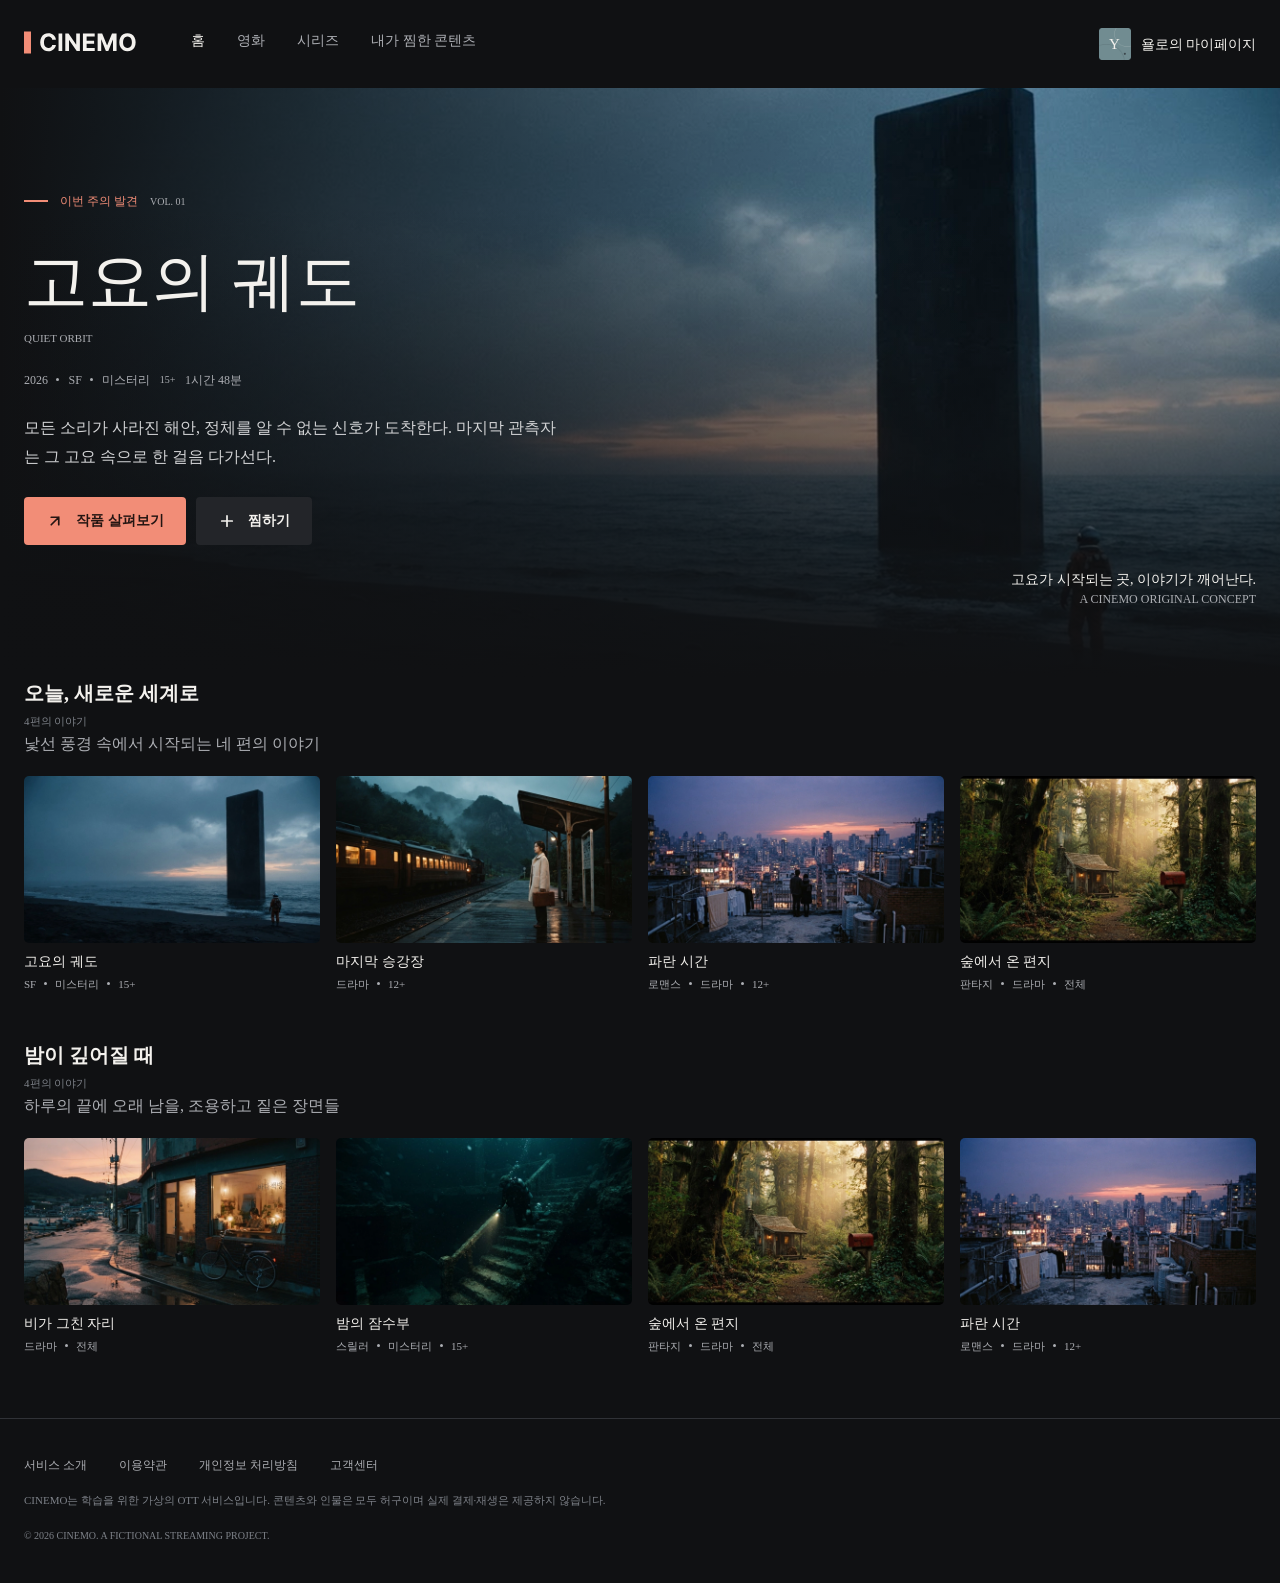
<file: index.html>
<!doctype html>
<html lang="ko">
  <head>
    <meta charset="UTF-8" />
    <meta name="viewport" content="width=device-width, initial-scale=1.0" />
    <title>Cinemo - Home</title>
    <link rel="preconnect" href="https://fonts.googleapis.com" />
    <link rel="preconnect" href="https://fonts.gstatic.com/" crossorigin />
    <link
      href="https://fonts.googleapis.com/css2?family=Noto+Sans+KR:wght@400;500;600;700&display=swap"
      rel="stylesheet"
    />
    <link
      href="https://fonts.googleapis.com/css2?family=Inter:wght@400;500;600;700&display=swap"
      rel="stylesheet"
    />
    <link rel="stylesheet" href="./styles/reset.css" />
    <link rel="stylesheet" href="./styles/style.css" />
  </head>
  <body>
    <header class="site-header">
      <div class="header-container">
        <div class="header-left">
          <a href="#" class="header-logo">
            <svg
              width="113"
              height="29"
              viewBox="0 0 113 29"
              fill="none"
              xmlns="http://www.w3.org/2000/svg"
            >
              <g clip-path="url(#clip0_1_660)">
                <rect y="3.5" width="7" height="22" fill="#F28D77" />
                <path
                  d="M31.9176 11.6562H28.1847C28.1165 11.1733 27.9773 10.7443 27.767 10.3693C27.5568 9.98864 27.2869 9.66477 26.9574 9.39773C26.6278 9.13068 26.2472 8.92614 25.8153 8.78409C25.3892 8.64205 24.9261 8.57102 24.4261 8.57102C23.5227 8.57102 22.7358 8.79545 22.0653 9.24432C21.3949 9.6875 20.875 10.3352 20.5057 11.1875C20.1364 12.0341 19.9517 13.0625 19.9517 14.2727C19.9517 15.517 20.1364 16.5625 20.5057 17.4091C20.8807 18.2557 21.4034 18.8949 22.0739 19.3267C22.7443 19.7585 23.5199 19.9744 24.4006 19.9744C24.8949 19.9744 25.3523 19.9091 25.7727 19.7784C26.1989 19.6477 26.5767 19.4574 26.9062 19.2074C27.2358 18.9517 27.5085 18.642 27.7244 18.2784C27.946 17.9148 28.0994 17.5 28.1847 17.0341L31.9176 17.0511C31.821 17.8523 31.5795 18.625 31.1932 19.3693C30.8125 20.108 30.2983 20.7699 29.6506 21.3551C29.0085 21.9347 28.2415 22.3949 27.3494 22.7358C26.4631 23.071 25.4602 23.2386 24.3409 23.2386C22.7841 23.2386 21.392 22.8864 20.1648 22.1818C18.9432 21.4773 17.9773 20.4574 17.267 19.1222C16.5625 17.7869 16.2102 16.1705 16.2102 14.2727C16.2102 12.3693 16.5682 10.75 17.2841 9.41477C18 8.07955 18.9716 7.0625 20.1989 6.36364C21.4261 5.65909 22.8068 5.30682 24.3409 5.30682C25.3523 5.30682 26.2898 5.44886 27.1534 5.73295C28.0227 6.01705 28.7926 6.43182 29.4631 6.97727C30.1335 7.51704 30.679 8.17898 31.0994 8.96307C31.5256 9.74716 31.7983 10.6449 31.9176 11.6562ZM38.2543 5.54545V23H34.5639V5.54545H38.2543ZM55.8899 5.54545V23H52.7024L45.1087 12.0142H44.9808V23H41.2905V5.54545H44.5291L52.0632 16.5227H52.2166V5.54545H55.8899ZM58.9389 23V5.54545H70.7003V8.58807H62.6293V12.7472H70.0952V15.7898H62.6293V19.9574H70.7344V23H58.9389ZM73.6342 5.54545H78.1854L82.9922 17.2727H83.1967L88.0035 5.54545H92.5547V23H88.9751V11.6392H88.8303L84.3132 22.9148H81.8757L77.3587 11.5966H77.2138V23H73.6342V5.54545ZM111.635 14.2727C111.635 16.1761 111.274 17.7955 110.553 19.1307C109.837 20.4659 108.859 21.4858 107.621 22.1903C106.388 22.8892 105.001 23.2386 103.462 23.2386C101.911 23.2386 100.518 22.8864 99.2855 22.1818C98.0526 21.4773 97.0781 20.4574 96.3622 19.1222C95.6463 17.7869 95.2884 16.1705 95.2884 14.2727C95.2884 12.3693 95.6463 10.75 96.3622 9.41477C97.0781 8.07955 98.0526 7.0625 99.2855 6.36364C100.518 5.65909 101.911 5.30682 103.462 5.30682C105.001 5.30682 106.388 5.65909 107.621 6.36364C108.859 7.0625 109.837 8.07955 110.553 9.41477C111.274 10.75 111.635 12.3693 111.635 14.2727ZM107.893 14.2727C107.893 13.0398 107.709 12 107.339 11.1534C106.976 10.3068 106.462 9.66477 105.797 9.22727C105.132 8.78977 104.354 8.57102 103.462 8.57102C102.57 8.57102 101.791 8.78977 101.126 9.22727C100.462 9.66477 99.9446 10.3068 99.5753 11.1534C99.2116 12 99.0298 13.0398 99.0298 14.2727C99.0298 15.5057 99.2116 16.5455 99.5753 17.392C99.9446 18.2386 100.462 18.8807 101.126 19.3182C101.791 19.7557 102.57 19.9744 103.462 19.9744C104.354 19.9744 105.132 19.7557 105.797 19.3182C106.462 18.8807 106.976 18.2386 107.339 17.392C107.709 16.5455 107.893 15.5057 107.893 14.2727Z"
                  fill="#F3F1ED"
                />
              </g>
              <defs>
                <clipPath id="clip0_1_660">
                  <rect width="113" height="29" fill="white" />
                </clipPath>
              </defs>
            </svg>
          </a>
          <nav>
            <ul class="service-list">
              <li><a href="#">홈</a></li>
              <li><a href="#">영화</a></li>
              <li><a href="#">시리즈</a></li>
              <li><a href="#">내가 찜한 콘텐츠</a></li>
            </ul>
          </nav>
        </div>
        <!-- header-left end -->

        <div class="header-right">
          <a href="./mypage.html" class="user-profile">
            <div class="profile-avatar">
              <div class="top-profile-avatar-spell">
                <span class="top-avatar-text en">Y</span>
              </div>
            </div>
            <span class="profile-link white">욜로의 마이페이지</span>
          </a>
        </div>
        <!-- header-right -->
      </div>
    </header>

    <main>
      <section class="intro-section">
        <div class="hero-content">
          <div class="hero">
            <div class="editorial-label">
              <span class="collection-label">이번 주의 발견</span>
              <span class="collection-number">VOL. 01</span>
            </div>
          </div>
          <div class="title">
            <h2 class="korean-title">고요의 궤도</h2>
            <p class="english-title">QUIET ORBIT</p>
            <ul class="film-metadata">
              <li class="year-and-genre">2026</li>
              <li class="year-and-genre">SF</li>
              <li class="year-and-genre">미스터리</li>
              <li class="age-rating">15+</li>
              <li class="duration">1시간 48분</li>
            </ul>
          </div>
          <p class="synopsis">
            모든 소리가 사라진 해안, 정체를 알 수 없는 신호가 도착한다. 마지막
            관측자는 그 고요 속으로 한 걸음 다가선다.
          </p>
          <div class="film-actions">
            <button type="button">
              <svg
                width="18"
                height="18"
                viewBox="0 0 18 18"
                fill="none"
                xmlns="http://www.w3.org/2000/svg"
              >
                <path
                  d="M12.7494 12.7494V5.2506H5.25061M12.7494 5.2506L5.25061 12.7494"
                  stroke-width="1.7"
                  stroke-linecap="round"
                  stroke="#241512"
                />
              </svg>
              <span class="up-right-label">작품 살펴보기</span>
            </button>
            <button type="button">
              <svg
                width="18"
                height="18"
                viewBox="0 0 18 18"
                fill="none"
                xmlns="http://www.w3.org/2000/svg"
              >
                <path
                  d="M3.74939 9H8.99999M8.99999 9H14.2506M8.99999 9V3.7494M8.99999 9V14.2506"
                  stroke-width="1.7"
                  stroke-linecap="round"
                  stroke="#F3F1ED"
                />
              </svg>
              <span class="plus-label">찜하기</span>
            </button>
          </div>
          <div class="editorial-aside">
            <p class="editorial-quote">
              고요가 시작되는 곳, 이야기가 깨어난다.
            </p>
            <p class="collection-description">A CINEMO ORIGINAL CONCEPT</p>
          </div>
        </div>
      </section>
      <section class="mypage-content">
        <div class="row-title">
          <h2>오늘, 새로운 세계로</h2>
          <span>4편의 이야기</span>
        </div>
        <p>낯선 풍경 속에서 시작되는 네 편의 이야기</p>

        <div class="movie-list">
          <div class="movie-card">
            <a href="#">
              <img
                src="./assets/images/Image-quiet-orbit.webp"
                alt="고요의 궤도"
              />
              <h3>고요의 궤도</h3>
              <ul class="movie-metadata">
                <li>SF</li>
                <li>미스터리</li>
                <li>15+</li>
              </ul>
            </a>
          </div>

          <div class="movie-card">
            <a href="#">
              <img
                src="./assets/images/Image-last-platform.webp"
                alt="마지막 승강장"
              />
              <h3>마지막 승강장</h3>
              <ul class="movie-metadata">
                <li>드라마</li>
                <li>12+</li>
              </ul>
            </a>
          </div>

          <div class="movie-card">
            <a href="#">
              <img src="./assets/images/Image-blue-hour.webp" alt="파란 시간" />
              <h3>파란 시간</h3>
              <ul class="movie-metadata">
                <li>로맨스</li>
                <li>드라마</li>
                <li>12+</li>
              </ul>
            </a>
          </div>

          <div class="movie-card">
            <a href="#">
              <img
                src="./assets/images/Image-forest-letter.webp"
                alt="숲에서 온 편지"
              />
              <h3>숲에서 온 편지</h3>
              <ul class="movie-metadata">
                <li>판타지</li>
                <li>드라마</li>
                <li>전체</li>
              </ul>
            </a>
          </div>
        </div>
      </section>
      <section class="mypage-content">
        <div class="row-title">
          <h2>밤이 깊어질 때</h2>
          <span>4편의 이야기</span>
        </div>
        <p>하루의 끝에 오래 남을, 조용하고 짙은 장면들</p>

        <div class="movie-list">
          <div class="movie-card">
            <a href="#">
              <img
                src="./assets/images/Image-after-rain.webp"
                alt="비가 그친 자리"
              />
              <h3>비가 그친 자리</h3>
              <ul class="movie-metadata">
                <li>드라마</li>
                <li>전체</li>
              </ul>
            </a>
          </div>

          <div class="movie-card">
            <a href="#">
              <img
                src="./assets/images/Image-night-diver.webp"
                alt="밤의 잠수부"
              />
              <h3>밤의 잠수부</h3>
              <ul class="movie-metadata">
                <li>스릴러</li>
                <li>미스터리</li>
                <li>15+</li>
              </ul>
            </a>
          </div>

          <div class="movie-card">
            <a href="#">
              <img
                src="./assets/images/Image-forest-letter.webp"
                alt="숲에서 온 편지"
              />
              <h3>숲에서 온 편지</h3>
              <ul class="movie-metadata">
                <li>판타지</li>
                <li>드라마</li>
                <li>전체</li>
              </ul>
            </a>
          </div>

          <div class="movie-card">
            <a href="#">
              <img src="./assets/images/Image-blue-hour.webp" alt="파란 시간" />
              <h3>파란 시간</h3>
              <ul class="movie-metadata">
                <li>로맨스</li>
                <li>드라마</li>
                <li>12+</li>
              </ul>
            </a>
          </div>
        </div>
      </section>
    </main>
    <footer class="site-footer">
      <div class="footer-container">
        <ul class="footer-link">
          <li><a href="#">서비스 소개</a></li>
          <li><a href="#">이용약관</a></li>
          <li><a href="#">개인정보 처리방침</a></li>
          <li><a href="#">고객센터</a></li>
        </ul>

        <p class="footer-copyright">
          CINEMO는 학습을 위한 가상의 OTT 서비스입니다.<br
            class="footer-break"
          />
          콘텐츠와 인물은 모두 허구이며 실제 <span class="payment">결제</span
          ><span>재생</span>은 제공하지 않습니다.
        </p>

        <p class="footer-notice">
          © 2026 CINEMO. A FICTIONAL STREAMING PROJECT.
        </p>
      </div>
    </footer>
  </body>
</html>
</file>
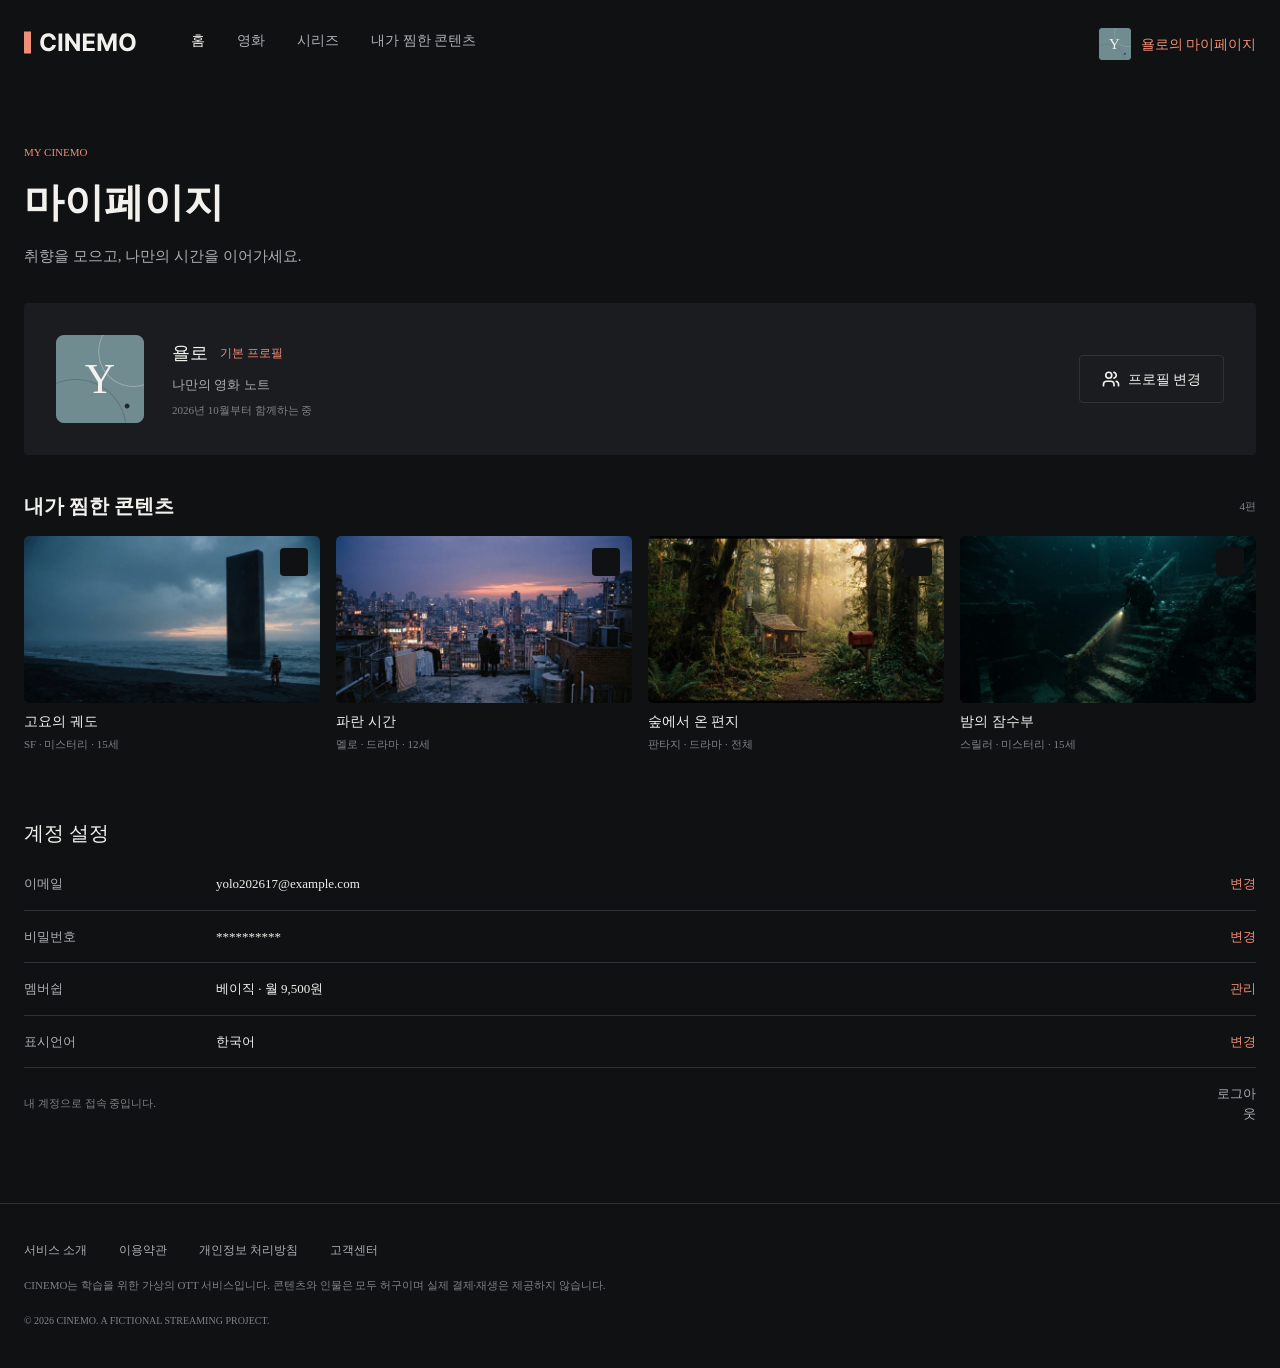
<file: mypage.html>
<!doctype html>
<html lang="ko">
  <head>
    <meta charset="UTF-8" />
    <meta name="viewport" content="width=device-width, initial-scale=1.0" />
    <title>mypage</title>
    <link rel="preconnect" href="https://fonts.googleapis.com" />
    <link rel="preconnect" href="https://fonts.gstatic.com/" crossorigin />
    <link
      href="https://fonts.googleapis.com/css2?family=Noto+Sans+KR:wght@400;500;600;700&display=swap"
      rel="stylesheet"
    />
    <link
      href="https://fonts.googleapis.com/css2?family=Inter:wght@400;500;600;700&display=swap"
      rel="stylesheet"
    />
    <link rel="stylesheet" href="./styles/reset.css" />
    <link rel="stylesheet" href="./styles/style.css" />
  </head>
  <body>
    <header class="site-header underline">
      <div class="header-container">
        <div class="header-left">
          <a href="./index.html" class="header-logo">
            <svg
              width="113"
              height="29"
              viewBox="0 0 113 29"
              fill="none"
              xmlns="http://www.w3.org/2000/svg"
            >
              <g clip-path="url(#clip0_1_660)">
                <rect y="3.5" width="7" height="22" fill="#F28D77" />
                <path
                  d="M31.9176 11.6562H28.1847C28.1165 11.1733 27.9773 10.7443 27.767 10.3693C27.5568 9.98864 27.2869 9.66477 26.9574 9.39773C26.6278 9.13068 26.2472 8.92614 25.8153 8.78409C25.3892 8.64205 24.9261 8.57102 24.4261 8.57102C23.5227 8.57102 22.7358 8.79545 22.0653 9.24432C21.3949 9.6875 20.875 10.3352 20.5057 11.1875C20.1364 12.0341 19.9517 13.0625 19.9517 14.2727C19.9517 15.517 20.1364 16.5625 20.5057 17.4091C20.8807 18.2557 21.4034 18.8949 22.0739 19.3267C22.7443 19.7585 23.5199 19.9744 24.4006 19.9744C24.8949 19.9744 25.3523 19.9091 25.7727 19.7784C26.1989 19.6477 26.5767 19.4574 26.9062 19.2074C27.2358 18.9517 27.5085 18.642 27.7244 18.2784C27.946 17.9148 28.0994 17.5 28.1847 17.0341L31.9176 17.0511C31.821 17.8523 31.5795 18.625 31.1932 19.3693C30.8125 20.108 30.2983 20.7699 29.6506 21.3551C29.0085 21.9347 28.2415 22.3949 27.3494 22.7358C26.4631 23.071 25.4602 23.2386 24.3409 23.2386C22.7841 23.2386 21.392 22.8864 20.1648 22.1818C18.9432 21.4773 17.9773 20.4574 17.267 19.1222C16.5625 17.7869 16.2102 16.1705 16.2102 14.2727C16.2102 12.3693 16.5682 10.75 17.2841 9.41477C18 8.07955 18.9716 7.0625 20.1989 6.36364C21.4261 5.65909 22.8068 5.30682 24.3409 5.30682C25.3523 5.30682 26.2898 5.44886 27.1534 5.73295C28.0227 6.01705 28.7926 6.43182 29.4631 6.97727C30.1335 7.51704 30.679 8.17898 31.0994 8.96307C31.5256 9.74716 31.7983 10.6449 31.9176 11.6562ZM38.2543 5.54545V23H34.5639V5.54545H38.2543ZM55.8899 5.54545V23H52.7024L45.1087 12.0142H44.9808V23H41.2905V5.54545H44.5291L52.0632 16.5227H52.2166V5.54545H55.8899ZM58.9389 23V5.54545H70.7003V8.58807H62.6293V12.7472H70.0952V15.7898H62.6293V19.9574H70.7344V23H58.9389ZM73.6342 5.54545H78.1854L82.9922 17.2727H83.1967L88.0035 5.54545H92.5547V23H88.9751V11.6392H88.8303L84.3132 22.9148H81.8757L77.3587 11.5966H77.2138V23H73.6342V5.54545ZM111.635 14.2727C111.635 16.1761 111.274 17.7955 110.553 19.1307C109.837 20.4659 108.859 21.4858 107.621 22.1903C106.388 22.8892 105.001 23.2386 103.462 23.2386C101.911 23.2386 100.518 22.8864 99.2855 22.1818C98.0526 21.4773 97.0781 20.4574 96.3622 19.1222C95.6463 17.7869 95.2884 16.1705 95.2884 14.2727C95.2884 12.3693 95.6463 10.75 96.3622 9.41477C97.0781 8.07955 98.0526 7.0625 99.2855 6.36364C100.518 5.65909 101.911 5.30682 103.462 5.30682C105.001 5.30682 106.388 5.65909 107.621 6.36364C108.859 7.0625 109.837 8.07955 110.553 9.41477C111.274 10.75 111.635 12.3693 111.635 14.2727ZM107.893 14.2727C107.893 13.0398 107.709 12 107.339 11.1534C106.976 10.3068 106.462 9.66477 105.797 9.22727C105.132 8.78977 104.354 8.57102 103.462 8.57102C102.57 8.57102 101.791 8.78977 101.126 9.22727C100.462 9.66477 99.9446 10.3068 99.5753 11.1534C99.2116 12 99.0298 13.0398 99.0298 14.2727C99.0298 15.5057 99.2116 16.5455 99.5753 17.392C99.9446 18.2386 100.462 18.8807 101.126 19.3182C101.791 19.7557 102.57 19.9744 103.462 19.9744C104.354 19.9744 105.132 19.7557 105.797 19.3182C106.462 18.8807 106.976 18.2386 107.339 17.392C107.709 16.5455 107.893 15.5057 107.893 14.2727Z"
                  fill="#F3F1ED"
                />
              </g>
              <defs>
                <clipPath id="clip0_1_660">
                  <rect width="113" height="29" fill="white" />
                </clipPath>
              </defs>
            </svg>
          </a>
          <nav>
            <ul class="service-list">
              <li><a href="./index.html">홈</a></li>
              <li><a href="#">영화</a></li>
              <li><a href="#">시리즈</a></li>
              <li><a href="#">내가 찜한 콘텐츠</a></li>
            </ul>
          </nav>
        </div>
        <!-- header-left end -->

        <div class="header-right">
          <a href="./profile.html" class="user-profile">
            <div class="top-profile-avatar-spell">
              <span class="top-avatar-text en">Y</span>
            </div>
            <span class="profile-link scarlet">욜로의 마이페이지</span>
          </a>
        </div>
        <!-- header-right -->
      </div>
    </header>
    <main>
      <div class="my-cinemo-content">
        <div class="page-introduction">
          <p class="mypage-eyebrow">MY CINEMO</p>
          <h1 class="mypage-title">마이페이지</h1>
          <p class="mypage-description">
            취향을 모으고, 나만의 시간을 이어가세요.
          </p>
        </div>

        <div class="user-profile-panel">
          <div class="profile-information">
            <div class="profile-avatar-spell">
              <span class="avatar-text en">Y</span>
            </div>
            <div class="user-details">
              <div class="profile-heading">
                <h2 class="profile-name">욜로</h2>
                <p class="profile-badge">기본 프로필</p>
              </div>
              <p class="personal-caption">나만의 영화 노트</p>
              <p class="member-since">2026년 10월부터 함께하는 중</p>
            </div>
          </div>
          <div class="profile-change">
            <p class="membership-date">2026. 10 가입</p>
            <a href="./profile.html" class="profile-change-button">
              <svg
                class="user-icon"
                width="18"
                height="18"
                viewBox="0 0 18 18"
                fill="none"
                xmlns="http://www.w3.org/2000/svg"
              >
                <path
                  d="M12.0002 15.75V14.25C12.0002 13.4544 11.6841 12.6913 11.1215 12.1287C10.5588 11.5661 9.7957 11.25 8.99999 11.25H4.49963C3.70392 11.25 2.94079 11.5661 2.37814 12.1287C1.81549 12.6913 1.49939 13.4544 1.49939 14.25V15.75M12.0002 2.34595C12.6436 2.51272 13.2134 2.8884 13.6201 3.41399C14.0269 3.93959 14.2476 4.58536 14.2476 5.24995C14.2476 5.91453 14.0269 6.5603 13.6201 7.0859C13.2134 7.6115 12.6436 7.98717 12.0002 8.15395M16.5006 15.7499V14.2499C16.5001 13.5852 16.2788 12.9395 15.8716 12.4141C15.4643 11.8888 14.8941 11.5136 14.2504 11.3474M9.75005 5.25C9.75005 6.90685 8.4068 8.25 6.74981 8.25C5.09282 8.25 3.74957 6.90685 3.74957 5.25C3.74957 3.59315 5.09282 2.25 6.74981 2.25C8.4068 2.25 9.75005 3.59315 9.75005 5.25Z"
                  stroke-width="1.7"
                  stroke-linecap="round"
                  stroke="#F3F1ED"
                />
              </svg>
              <span class="profile-label">프로필 변경</span>
            </a>
          </div>
        </div>

        <div class="favorite-content">
          <div class="row-title">
            <h2>내가 찜한 콘텐츠</h2>
            <span>4편</span>
          </div>

          <div class="movie-list">
            <div class="movie-card" style="position: relative">
              <a href="#">
                <img
                  src="./assets/images/Image-quiet-orbit.webp"
                  alt="고요의 궤도"
                />
              </a>
              <div class="movie-checkbox">
                <input type="checkbox" id="checkbox1" class="checkbox" />
                <label class="checkboximage" for="checkbox1">
                  <svg
                    width="16"
                    height="16"
                    viewBox="0 0 16 16"
                    fill="none"
                    xmlns="http://www.w3.org/2000/svg"
                  >
                    <path
                      d="M13.3328 4L6.0002 11.3328L2.6672 7.99971"
                      stroke-width="1.7"
                      stroke-linecap="round"
                      stroke="#F28D77"
                    ></path>
                  </svg>
                </label>
              </div>
              <h3>고요의 궤도</h3>
              <p>SF · 미스터리 · 15세</p>
            </div>

            <div class="movie-card" style="position: relative">
              <a href="#">
                <img src="./assets/images/Image-blue-hour.webp" alt="파란 시간"
              /></a>
              <div class="movie-checkbox">
                <input type="checkbox" id="checkbox2" class="checkbox" />
                <label class="checkboximage" for="checkbox2">
                  <svg
                    width="16"
                    height="16"
                    viewBox="0 0 16 16"
                    fill="none"
                    xmlns="http://www.w3.org/2000/svg"
                  >
                    <path
                      d="M13.3328 4L6.0002 11.3328L2.6672 7.99971"
                      stroke-width="1.7"
                      stroke-linecap="round"
                      stroke="#F28D77"
                    ></path>
                  </svg>
                </label>
              </div>
              <h3>파란 시간</h3>
              <p>멜로 · 드라마 · 12세</p>
            </div>

            <div class="movie-card" style="position: relative">
              <a href="#">
                <img
                  src="./assets/images/Image-forest-letter.webp"
                  alt="숲에서 온 편지"
              /></a>
              <div class="movie-checkbox">
                <input type="checkbox" id="checkbox3" class="checkbox" />
                <label class="checkboximage" for="checkbox3">
                  <svg
                    width="16"
                    height="16"
                    viewBox="0 0 16 16"
                    fill="none"
                    xmlns="http://www.w3.org/2000/svg"
                  >
                    <path
                      d="M13.3328 4L6.0002 11.3328L2.6672 7.99971"
                      stroke-width="1.7"
                      stroke-linecap="round"
                      stroke="#F28D77"
                    ></path>
                  </svg>
                </label>
              </div>
              <h3>숲에서 온 편지</h3>
              <p>판타지 · 드라마 · 전체</p>
            </div>

            <div class="movie-card" style="position: relative">
              <a href="#">
                <img
                  src="./assets/images/Image-night-diver.webp"
                  alt="밤의 잠수부"
              /></a>
              <div class="movie-checkbox">
                <input type="checkbox" id="checkbox4" class="checkbox" />
                <label class="checkboximage" for="checkbox4">
                  <svg
                    width="16"
                    height="16"
                    viewBox="0 0 16 16"
                    fill="none"
                    xmlns="http://www.w3.org/2000/svg"
                  >
                    <path
                      d="M13.3328 4L6.0002 11.3328L2.6672 7.99971"
                      stroke-width="1.7"
                      stroke-linecap="round"
                      stroke="#F28D77"
                    ></path>
                  </svg>
                </label>
              </div>
              <h3>밤의 잠수부</h3>
              <p>스릴러 · 미스터리 · 15세</p>
            </div>
          </div>
        </div>

        <div class="account-settings">
          <h2>계정 설정</h2>

          <div class="setting-row">
            <span class="setting-label">이메일</span>
            <span class="setting-value">yolo202617@example.com</span>
            <a href="#">변경</a>
          </div>

          <div class="setting-row">
            <span class="setting-label">비밀번호</span>
            <span class="setting-value">**********</span>
            <a href="#">변경</a>
          </div>

          <div class="setting-row">
            <span class="setting-label">멤버쉽</span>
            <span class="setting-value">베이직 · 월 9,500원</span>
            <a href="#">관리</a>
          </div>

          <div class="setting-row">
            <span class="setting-label">표시언어</span>
            <span class="setting-value">한국어</span>
            <a href="#">변경</a>
          </div>

          <div class="setting-row">
            <p class="setting-note">내 계정으로 접속 중입니다.</p>
            <span class="setting-value"></span>
            <a href="#" class="logout-link">로그아웃</a>
          </div>
        </div>
      </div>
    </main>

    <footer class="site-footer">
      <div class="footer-container">
        <ul class="footer-link">
          <li><a href="#">서비스 소개</a></li>
          <li><a href="#">이용약관</a></li>
          <li><a href="#">개인정보 처리방침</a></li>
          <li><a href="#">고객센터</a></li>
        </ul>

        <p class="footer-copyright">
          CINEMO는 학습을 위한 가상의 OTT 서비스입니다.<br
            class="footer-break"
          />
          콘텐츠와 인물은 모두 허구이며 실제 <span class="payment">결제</span
          ><span>재생</span>은 제공하지 않습니다.
        </p>

        <p class="footer-notice">
          © 2026 CINEMO. A FICTIONAL STREAMING PROJECT.
        </p>
      </div>
    </footer>
  </body>
</html>
</file>
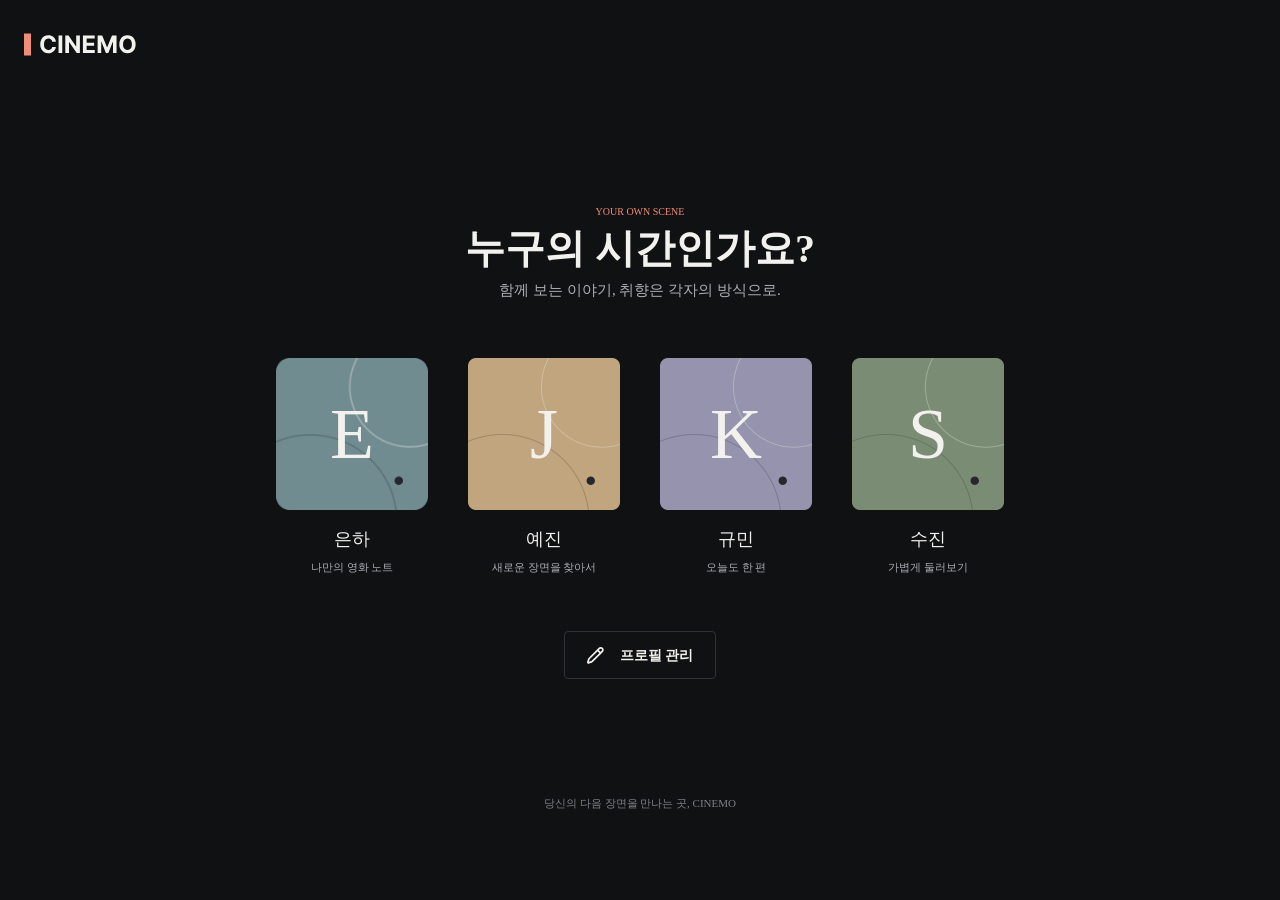
<file: profile.html>
<!doctype html>
<html lang="en">
  <head>
    <meta charset="UTF-8" />
    <meta name="viewport" content="width=device-width, initial-scale=1.0" />
    <title>profile</title>
    <link rel="preconnect" href="https://fonts.googleapis.com" />
    <link rel="preconnect" href="https://fonts.gstatic.com/" crossorigin />
    <link
      href="https://fonts.googleapis.com/css2?family=Noto+Sans+KR:wght@400;500;600;700&display=swap"
      rel="stylesheet"
    />
    <link
      href="https://fonts.googleapis.com/css2?family=Inter:wght@400;500;600;700&display=swap"
      rel="stylesheet"
    />
    <link rel="stylesheet" href="./styles/reset.css" />
    <link rel="stylesheet" href="./styles/style.css" />
  </head>
  <body>
    <header class="site-header">
      <div class="header-container">
        <div class="header-left">
          <a href="./index.html" class="header-logo">
            <svg
              width="113"
              height="29"
              viewBox="0 0 113 29"
              fill="none"
              xmlns="http://www.w3.org/2000/svg"
            >
              <g clip-path="url(#clip0_1_660)">
                <rect y="3.5" width="7" height="22" fill="#F28D77" />
                <path
                  d="M31.9176 11.6562H28.1847C28.1165 11.1733 27.9773 10.7443 27.767 10.3693C27.5568 9.98864 27.2869 9.66477 26.9574 9.39773C26.6278 9.13068 26.2472 8.92614 25.8153 8.78409C25.3892 8.64205 24.9261 8.57102 24.4261 8.57102C23.5227 8.57102 22.7358 8.79545 22.0653 9.24432C21.3949 9.6875 20.875 10.3352 20.5057 11.1875C20.1364 12.0341 19.9517 13.0625 19.9517 14.2727C19.9517 15.517 20.1364 16.5625 20.5057 17.4091C20.8807 18.2557 21.4034 18.8949 22.0739 19.3267C22.7443 19.7585 23.5199 19.9744 24.4006 19.9744C24.8949 19.9744 25.3523 19.9091 25.7727 19.7784C26.1989 19.6477 26.5767 19.4574 26.9062 19.2074C27.2358 18.9517 27.5085 18.642 27.7244 18.2784C27.946 17.9148 28.0994 17.5 28.1847 17.0341L31.9176 17.0511C31.821 17.8523 31.5795 18.625 31.1932 19.3693C30.8125 20.108 30.2983 20.7699 29.6506 21.3551C29.0085 21.9347 28.2415 22.3949 27.3494 22.7358C26.4631 23.071 25.4602 23.2386 24.3409 23.2386C22.7841 23.2386 21.392 22.8864 20.1648 22.1818C18.9432 21.4773 17.9773 20.4574 17.267 19.1222C16.5625 17.7869 16.2102 16.1705 16.2102 14.2727C16.2102 12.3693 16.5682 10.75 17.2841 9.41477C18 8.07955 18.9716 7.0625 20.1989 6.36364C21.4261 5.65909 22.8068 5.30682 24.3409 5.30682C25.3523 5.30682 26.2898 5.44886 27.1534 5.73295C28.0227 6.01705 28.7926 6.43182 29.4631 6.97727C30.1335 7.51704 30.679 8.17898 31.0994 8.96307C31.5256 9.74716 31.7983 10.6449 31.9176 11.6562ZM38.2543 5.54545V23H34.5639V5.54545H38.2543ZM55.8899 5.54545V23H52.7024L45.1087 12.0142H44.9808V23H41.2905V5.54545H44.5291L52.0632 16.5227H52.2166V5.54545H55.8899ZM58.9389 23V5.54545H70.7003V8.58807H62.6293V12.7472H70.0952V15.7898H62.6293V19.9574H70.7344V23H58.9389ZM73.6342 5.54545H78.1854L82.9922 17.2727H83.1967L88.0035 5.54545H92.5547V23H88.9751V11.6392H88.8303L84.3132 22.9148H81.8757L77.3587 11.5966H77.2138V23H73.6342V5.54545ZM111.635 14.2727C111.635 16.1761 111.274 17.7955 110.553 19.1307C109.837 20.4659 108.859 21.4858 107.621 22.1903C106.388 22.8892 105.001 23.2386 103.462 23.2386C101.911 23.2386 100.518 22.8864 99.2855 22.1818C98.0526 21.4773 97.0781 20.4574 96.3622 19.1222C95.6463 17.7869 95.2884 16.1705 95.2884 14.2727C95.2884 12.3693 95.6463 10.75 96.3622 9.41477C97.0781 8.07955 98.0526 7.0625 99.2855 6.36364C100.518 5.65909 101.911 5.30682 103.462 5.30682C105.001 5.30682 106.388 5.65909 107.621 6.36364C108.859 7.0625 109.837 8.07955 110.553 9.41477C111.274 10.75 111.635 12.3693 111.635 14.2727ZM107.893 14.2727C107.893 13.0398 107.709 12 107.339 11.1534C106.976 10.3068 106.462 9.66477 105.797 9.22727C105.132 8.78977 104.354 8.57102 103.462 8.57102C102.57 8.57102 101.791 8.78977 101.126 9.22727C100.462 9.66477 99.9446 10.3068 99.5753 11.1534C99.2116 12 99.0298 13.0398 99.0298 14.2727C99.0298 15.5057 99.2116 16.5455 99.5753 17.392C99.9446 18.2386 100.462 18.8807 101.126 19.3182C101.791 19.7557 102.57 19.9744 103.462 19.9744C104.354 19.9744 105.132 19.7557 105.797 19.3182C106.462 18.8807 106.976 18.2386 107.339 17.392C107.709 16.5455 107.893 15.5057 107.893 14.2727Z"
                  fill="#F3F1ED"
                />
              </g>
              <defs>
                <clipPath id="clip0_1_660">
                  <rect width="113" height="29" fill="white" />
                </clipPath>
              </defs>
            </svg>
          </a>
        </div>
        <!-- header-left end -->
      </div>
    </header>
    <main>
      <div class="profile-selection">
        <div class="profile-introduction">
          <p class="eyebrow">YOUR OWN SCENE</p>
          <h2 class="page-title">누구의 시간인가요?</h2>
          <p class="description">함께 보는 이야기, 취향은 각자의 방식으로.</p>
        </div>

        <ul class="profile-option">
          <li>
            <a href="#" class="profile-card">
              <div class="profile-avatar-admin">
                <span class="avatar-main-text en">E</span>
              </div>
              <div class="profile-sub-name">
                <p class="profile-name">은하</p>
                <p class="profile-description">나만의 영화 노트</p>
              </div>
            </a>
          </li>
          <li>
            <a href="#" class="profile-card">
              <div class="profile-avatar-master">
                <span class="avatar-main-text en">J</span>
              </div>
              <div class="profile-sub-name">
                <p class="profile-name">예진</p>
                <p class="profile-description">새로운 장면을 찾아서</p>
              </div>
            </a>
          </li>
          <li>
            <a href="#" class="profile-card">
              <div class="profile-avatar-user">
                <span class="avatar-main-text en">K</span>
              </div>
              <div class="profile-sub-name">
                <p class="profile-name">규민</p>
                <p class="profile-description">오늘도 한 편</p>
              </div>
            </a>
          </li>
          <li>
            <a href="#" class="profile-card">
              <div class="profile-avatar-guest">
                <span class="avatar-main-text en">S</span>
              </div>
              <div class="profile-sub-name">
                <p class="profile-name">수진</p>
                <p class="profile-description">가볍게 둘러보기</p>
              </div>
            </a>
          </li>
        </ul>

        <a href="./mypage.html" class="profile-button-edit">
          <svg
            class="icon-pencil"
            width="17"
            height="17"
            viewBox="0 0 17 17"
            fill="none"
            xmlns="http://www.w3.org/2000/svg"
          >
            <path
              d="M10.6008 3.10006L10.606 3.10524M10.606 3.10524L13.5961 6.095M10.606 3.10524L12.2419 1.46912C12.6385 1.0727 13.1763 0.850027 13.7371 0.850098C14.2979 0.850168 14.8356 1.07297 15.2321 1.4695C15.6286 1.86602 15.8512 2.40379 15.8512 2.96449C15.8511 3.52519 15.6283 4.0629 15.2317 4.45932L13.5961 6.095M10.606 3.10524L2.23155 11.4807C2.0574 11.6543 1.92861 11.8681 1.85652 12.1032L0.865678 15.3671C0.846293 15.432 0.844829 15.5009 0.861441 15.5665C0.878053 15.6321 0.912122 15.692 0.960033 15.7399C1.00794 15.7877 1.06791 15.8217 1.13357 15.8382C1.19923 15.8547 1.26813 15.8531 1.33297 15.8336L4.59801 14.8436C4.83291 14.7722 5.04668 14.6442 5.22057 14.4709L13.5961 6.095M13.5961 6.095L13.6011 6.10001"
              stroke-width="1.7"
              stroke-linecap="round"
              stroke="#F3F1ED"
            />
          </svg>
          <p class="profile-label"></p>
          <p class="profile-management">프로필 관리</p>
        </a>
      </div>
      <!-- profile-selection end -->
      <p class="project-note">당신의 다음 장면을 만나는 곳, CINEMO</p>
    </main>
  </body>
</html>
</file>
<file: styles/style.css>
body {
  background-color: #101113;
}
/* .header-container,
.intro-section,
.mypage-content,
.footer-container {
  padding: 0 40px;
} */
.header-container,
.my-cinemo-content,
.footer-container {
  width: 100%;
  max-width: 1440px;
  margin: 0 auto;
  box-sizing: border-box;
}

/* header 헤더 */
.site-header {
  width: 100%;
  height: 88px;
  display: flex;
  align-items: center;
  justify-content: space-between;
  text-align: center;
}
.header-container {
  width: 100%;
  max-width: 1440px;
  display: flex;
  justify-content: space-between;
  margin: 0 auto;
  padding: 0 24px;
}

.header-left {
  display: flex;
  justify-content: flex-start;
  gap: 54px;
}
.header-logo,
.user-profile,
.profile-change-button,
.profile-button-edit {
  cursor: pointer;
}
.service-list {
  display: flex;
  justify-content: space-between;
  gap: 32px;
}
.service-list li a {
  color: #f3f1ed;
  font-size: 14px;
}
.service-list li:first-child ~ li a {
  color: #acaeb3;
}
.user-profile {
  display: flex;
  align-items: center;
  justify-content: center;
  gap: 10px;
  font-size: 14px;
}
.profile-link.white {
  color: #f3f1ed;
}
.profile-link.scarlet {
  color: #f28d77;
}

.meta-list {
  display: flex;
  align-items: center;
  gap: 8px;
}
.meta-list li:not(:last-child)::after {
  content: " · ";
}

/* header 헤더 끝 */

/* mypage - content */
.intro-section {
  width: 100%;
  height: 590px;
  margin: 0 auto;

  background:
    linear-gradient(to top, #101113 0%, transparent 80%),
    linear-gradient(to right, #101113 0%, transparent 80%),
    url("../assets/images/Image-quiet-orbit.webp") center / cover no-repeat;
}

.hero-content {
  max-width: 1440px;
  display: flex;
  flex-direction: column;
  gap: 24px;
  margin: 0 auto;
  padding: 104px 24px 72px 24px;
}

.main-content {
  display: flex;
  flex-direction: column;
  gap: 24px;
  width: 540px;
  height: 330px;
}
.editorial-label {
  display: flex;
  flex-direction: row;
  gap: 12px;
  align-items: center;
}
.collection-label::before {
  display: inline-block;
  content: "";
  width: 24px;
  height: 2px;
  background-color: #f28d77;
  margin-right: 12px;
}
.collection-label {
  font-size: 12px;
  font-style: medium;
  color: #f28d77;
  display: inline-flex;
  align-items: center;
}
.collection-number {
  font-size: 10px;
  color: #acaeb3;
}

.film-metadata {
  width: 218px;
  display: flex;
  justify-content: space-between;
  padding: 24px 0 0 0;
}

.film-metadata li {
  display: flex;
  align-items: center;
  justify-content: center;
}
.title h2 {
  font-size: 64px;
  color: #f3f1ed;
  font-style: bold;
}
.english-title {
  font-size: 11px;
  color: #acaeb3;
  font-style: regular;
}
.film-metadata {
  padding: 24px 0 0 0;
}
.year-and-genre {
  font-size: 12px;
  color: #acaeb3;
}
.year-and-genre::after {
  display: inline-block;
  content: "";
  width: 3px;
  height: 3px;
  border-radius: 50%;
  background-color: #acaeb3;
  margin-left: 8px;
}
.film-metadata li:nth-child(3)::after {
  content: none;
}
.age-rating {
  font-size: 10px;
  color: #acaeb3;
}
.duration {
  font-size: 12px;
  color: #acaeb3;
}

.synopsis {
  font-size: 16px;
  line-height: 1.85;
  color: #d2d3d5;
  width: 540px;
  height: 60px;
}
.film-actions {
  display: flex;
  gap: 10px;
}
.film-actions button {
  height: 48px;
  display: flex;
  align-items: center;
  gap: 12px;
  padding: 0 22px;
  border-radius: 4px;
  font-weight: bold;
}
.film-actions button:first-child {
  background-color: #f28d77;
}
.film-actions button:last-child {
  background-color: #232529;
}
span.up-right-label {
  font-size: 14px;
  color: #241512;
}

span.plus-label {
  font-size: 14px;
  color: #f3f1ed;
}

.main-label {
  display: flex;
  align-items: center;
  gap: 12px;
  height: 14px;
  line-height: 14px;
  font-size: 12px;
  font-weight: 500;
  letter-spacing: 0px;
  color: #f28d77;
}
.main-label::before {
  content: " ";
  width: 24px;
  height: 2px;
  background-color: #f28d77;
  flex-shrink: 0;
}

.main-label span {
  font-size: 10px;
  font-weight: 400;
  letter-spacing: 0.2em;
  color: #acaeb3;
}

.film-title {
  display: flex;
  flex-direction: column;
  gap: 8px;
  width: 100%;
  height: 98px;
  max-width: 540px;
}
.editorial-quote,
.collection-description {
  text-align: right;
}
.editorial-quote {
  color: #f3f1ed;
  font-size: 14px;
}
.collection-description {
  color: #acaeb3;
  font-size: 12px;
}

/*브라우저 컨텐츠*/
.my-cinemo-content {
  display: flex;
  flex-direction: column;
  gap: 36px;
  padding: 56px 24px 64px 24px;
}

.page-introduction {
  width: 100%;
  max-width: 1440px;
  display: flex;
  flex-direction: column;
  gap: 12px;
  margin: 0 auto;
}
.mypage-eyebrow {
  font-size: 11px;
  color: #f28d77;
}
.mypage-title {
  font-size: 40px;
  font-weight: 800;
  color: #f3f1ed;
}
.mypage-description {
  font-size: 15px;
  color: #acaeb3;
}

/* 프로필 패널 */
.user-profile-panel {
  width: 100%;
  max-width: 1440px;
  display: flex;
  justify-content: space-between;
  align-items: center;
  margin: 0 auto;
  padding: 32px;
  background-color: #1a1c1f;
  border-radius: 4px;
}
.profile-information {
  display: flex;
  align-items: center;
}
.user-details {
  display: flex;
  flex-direction: column;
  gap: 8px;
}
.profile-heading {
  display: flex;
  align-items: center;
  gap: 12px;
}
h3.profile-name {
  font-size: 28px;
  color: #f3f1ed;
}
p.profile-badge {
  font-size: 12px;
  color: #f28d77;
}
p.personal-caption {
  font-size: 13px;
  color: #acaeb3;
}
p.member-since {
  font-size: 11px;
  color: #7e8289;
}

.profile-change {
  display: flex;
  align-items: center;
  justify-content: space-between;
}
.membership-date {
  display: none;
  font-size: 11px;
  color: #7e8289;
}
.profile-change-button {
  height: 48px;
  display: flex;
  gap: 8px;
  align-items: center;
  padding: 0 22px;
  border: 1px solid #303237;
  border-radius: 4px;
}
.profile-label {
  color: #f3f1ed;
  font-size: 14px;
}

/* 계정설정 */
.account-settings {
  width: 100%;
  max-width: 1440px;
  /* height: 353px; */
  margin: 0 auto;
}

/* profile 프로필 선택 */
.profile-selection {
  width: 100%;
  max-width: 1440px;
  display: flex;
  flex-direction: column;
  justify-content: space-between;
  align-items: center;
  gap: 56px;
  margin: 0 auto;
  padding: 116px 64px;
}
.profile-introduction {
  text-align: center;
}
.eyebrow {
  font-size: 10px;
  color: #f28d77;
}
h2.page-title {
  font-size: 40px;
  font-weight: 800;
  color: #f3f1ed;
}
p.description {
  font-size: 15px;
  color: #acaeb3;
}
.profile-option {
  width: 728px;
  display: grid;
  grid-template-columns: repeat(4, 1fr);
  gap: 40px;
  grid-auto-flow: row;
}
.profile-name {
  font-size: 18px;
}
.profile-description {
  font-size: 11px;
}
.profile-avatar-admin {
  width: 152px;
  height: 152px;
  background: url("../assets/images/avatar-admin.png") center / contain
    no-repeat;
  display: flex;
  justify-content: center;
  align-items: center;
  aspect-ratio: 1 / 1;
}

.profile-avatar-master {
  width: 152px;
  height: 152px;
  background: url("../assets/images/avatar-master.png") center / cover no-repeat;
  display: flex;
  justify-content: center;
  align-items: center;
}
.profile-avatar-user {
  width: 152px;
  height: 152px;
  background: url("../assets/images/avatar-user.png") center / cover no-repeat;
  display: flex;
  justify-content: center;
  align-items: center;
}
.profile-avatar-guest {
  width: 152px;
  height: 152px;
  background: url("../assets/images/avatar-guest.png") center / cover no-repeat;
  display: flex;
  justify-content: center;
  align-items: center;
}
.avatar-main-text {
  font-size: 72px;
  color: #f3f1ed;
}
.top-profile-avatar-spell {
  width: 32px;
  height: 32px;
  background: url("../assets/images/avatar-admin.png") center / cover no-repeat;
  display: flex;
  justify-content: center;
  align-items: center;
}
.top-avatar-text {
  font-size: 15px;
  color: #f3f1ed;
}

.profile-avatar-spell {
  width: 88px;
  height: 88px;
  background: url("../assets/images/avatar-admin.png") center / cover no-repeat;
  display: flex;
  justify-content: center;
  align-items: center;
  margin-right: 28px;
}
.avatar-text {
  font-size: 42px;
  color: #f3f1ed;
}
.profile-sub-name {
  display: flex;
  flex-direction: column;
  align-items: center;
  gap: 6px;
  margin-top: 16px;
}
.profile-name {
  font-size: 18px;
  color: #f3f1ed;
}
.profile-description {
  font-size: 11px;
  color: #acaeb3;
}
.profile-button-edit {
  height: 48px;
  display: flex;
  align-items: center;
  gap: 8px;
  padding: 22px;
  border: 1px solid #303237;
  border-radius: 4px;
}
p.profile-management {
  font-size: 14px;
  font-weight: 800;
  color: #f3f1ed;
}
p.project-note {
  text-align: center;
  font-size: 11px;
  color: #7e8289;
}

.site-footer {
  width: 100%;
  position: relative;
  margin: 0 auto;
  display: flex;
  flex-direction: column;
  align-items: flex-start;
  gap: 20px;
  border-top: 1px solid #303237;
}

.footer-container {
  width: 100%;
  display: flex;
  flex-direction: column;
  margin: 0 auto;
  padding: 40px 24px;
  gap: 20px;
  box-sizing: border-box;
}

.footer-link {
  display: flex;
  gap: 32px;
  margin: 0;
  padding: 0;
  list-style: none;
  font-weight: 400;
  font-style: normal;
  font-size: 12px;
  line-height: 100%;
}

.footer-link a {
  color: #acaeb3;
  text-decoration: none;
}

.site-footer {
  width: 100%;
}

.site-footer > .container {
  display: flex;
  flex-direction: column;
  align-items: flex-start;
  gap: 20px;
  max-width: 1440px;
  width: 100%;
}

.footer-copyright {
  width: 100%;
  height: 20px;
  margin: 0;
  font-size: 11px;
  color: #7e8289;
  line-height: 180%;
}

.payment::after {
  content: "·";
  width: 2px;
  height: 2px;
  border-radius: 50%;
}

.footer-notice {
  width: 259px;
  height: 12px;
  margin: 0;
  font-size: 10px;
  color: #7e8289;
  line-height: 100%;
}

.mobile-break {
  display: inline;
}

/* 콘텐츠 전체 영역 */
.mypage-content {
  max-width: 1440px;
  margin: 0 auto;
  color: #f3f1ed;
  padding: 0 24px;
}
.mypage-content:nth-child(2) {
  margin-bottom: 48px;
}
.mypage-content:nth-child(3) {
  margin-bottom: 64px;
}
.collection {
  margin-bottom: 48px;
}

.section-heading {
  display: flex;
  justify-content: space-between;
  align-items: center;
  gap: 16px;
  margin-bottom: 20px;
}

.section-heading h2 {
  margin: 0;
  font-size: 24px;
  font-weight: 700;
}

.section-heading p {
  margin: 4px 0 0;
  color: #acadb9;
  font-size: 13px;
}

.section-heading > a {
  flex-shrink: 0;
  color: #acadb9;
  font-size: 12px;
}

/* 영화 카드 4개 가로 배치 */
.movie-list {
  display: grid;
  grid-template-columns: repeat(4, minmax(0, 1fr));
  gap: 20px;
}
.movie-card {
  min-width: 0;
}
.movie-card a {
  position: relative;
  display: block;
  color: inherit;
  text-decoration: none;
}
.movie-card img {
  display: block;
  width: 100%;
  aspect-ratio: 16 / 9;
  object-fit: cover;
  border-radius: 5px;
}
.movie-metadata {
  display: flex;
  align-items: center;
}
.movie-metadata li {
  font-size: 11px;
  color: #acaeb3;
  display: flex;
  align-items: center;
  white-space: nowrap;
}
.movie-metadata li::after {
  display: inline-block;
  content: "";
  width: 3px;
  height: 3px;
  border-radius: 50%;
  background-color: #acaeb3;
  margin: 0 8px;
}
.movie-metadata li:last-child::after {
  content: none;
}

.favorite-content {
  width: 100%;
  max-width: 1440px;
  margin: 0 auto;
}

.favorite-content .row-title {
  display: flex;
  justify-content: space-between;
  align-items: center;
  margin-bottom: 15px;
}

.row-title h2 {
  font-size: 20px;
  font-weight: bold;
  color: #f3f1ed;
}

.row-title span {
  font-size: 11px;
  color: #7e8289;
}

.mypage-content p {
  color: #acaeb3;
  margin-bottom: 20px;
}

.movie-list {
  display: grid;
  grid-template-columns: repeat(4, 1fr);
  gap: 16px;
}

.movie-card img {
  width: 100%;
  aspect-ratio: 16 / 9;
  object-fit: cover;
  display: block;
}

.movie-card:hover img {
  opacity: 0.8;
}

.movie-card h3 {
  font-size: 14px;
  margin: 8px 0 4px;
  color: #f3f1ed;
}

.movie-card p {
  font-size: 11px;
  color: #7e8289;
  margin: 0;
}

.account-settings h2 {
  margin-bottom: 10px;
  font-size: 20px;
  color: #f3f1ed;
}

.setting-row {
  display: grid;
  grid-template-columns: 180px 1fr 48px;
  gap: 12px;
  align-items: center;
  padding: 16px 0;
  border-bottom: 1px solid #303237;
  font-size: 13px;
}

.setting-row:last-child {
  border: 0;
}

.setting-row a {
  color: #f28d77;
  text-decoration: none;
  text-align: right;
}

.setting-row .logout-link {
  color: #acaeb3;
}

.setting-note {
  display: flex;
  justify-content: space-between;
  align-items: center;
  font-size: 11px;
  color: #acaeb3;
}

.setting-note a {
  color: #acaeb3;
  text-decoration: none;
}

.setting-label {
  color: #acaeb3;
}
.setting-value {
  color: #f3f1ed;
}

.favorite-content {
  margin-bottom: 30px;
}

.account-settings h2 {
  font-size: 20px;
  margin-bottom: 10px;
}

.setting {
  display: grid;
  grid-template-columns: 100px 1fr 40px;
  gap: 12px;
  align-items: center;
  padding: 16px 0;
  border-bottom: 1px solid #303237;
  font-size: 13px;
}

.setting a {
  color: #f28d77;
  text-decoration: none;
  text-align: right;
}

.setting-note {
  font-size: 11px;
  color: #7e8289;
}

.movie-checkbox {
  width: 28px;
  height: 28px;
  position: absolute;
  top: 12px;
  right: 12px;
  width: 28px;
  height: 28px;
  background-color: #101113;
  border-radius: 4px;
  cursor: pointer;
}
.checkbox {
  width: 28px;
  height: 28px;
  opacity: 0;
  cursor: pointer;
}
.checkboximage {
  display: none;
  justify-content: center;
  align-items: center;
  width: 28px;
  height: 28px;
  position: absolute;
  top: 50%;
  left: 50%;
  transform: translate(-50%, -50%);
  cursor: pointer;
}
.checkbox:checked + .checkboximage {
  display: flex;
}

@media (max-width: 768px) {
  /* 헤더 메뉴바*/
  .site-header {
    height: auto;
    align-items: flex-start;
    padding: 27px 16px;
  }
  .site-header.underline {
    border-bottom: 1px solid #303237;
  }
  .header-container {
    padding: 0;
  }
  .header-left {
    display: block;
  }

  .editorial-aside {
    display: none;
  }
  .service-list {
    padding-top: 20px;
    justify-content: flex-start;
  }
  .service-list li {
    flex-shrink: 0;
  }
  .service-list li a {
    font-size: 13px;
    white-space: nowrap;
  }
  .header-right {
    align-items: flex-start;
  }
  .profile-link {
    display: none;
  }
  .mypage-title {
    font-size: 30px;
  }
  .mypage-description {
    font-size: 13px;
  }

  /* 모바일 쿼리 메인 인트로 시작*/
  .intro-section {
    box-sizing: border-box;
    width: 100%;
    max-width: 100%;
    margin: 0 auto;
    padding: 100px 16px 36px;
    line-height: 10px;
  }
  .hero-content {
    width: 100%;
    max-width: 100%;
    margin: 0;
    padding: 150px 16px 72px;
    gap: 24px;
  }
  .editorial-label {
    flex-wrap: wrap;
    gap: 8px;
  }
  .collection-label {
    font-weight: 500;
  }
  .title {
    min-width: 0;
  }
  .title h2 {
    margin: 0;
    font-size: 40px;
    font-weight: 700;
    line-height: 1.3;
    word-break: keep-all;
    overflow-wrap: anywhere;
  }
  .english-title {
    overflow-wrap: anywhere;
    padding-top: 16px;
  }
  .film-metadata {
    width: 100%;
    max-width: 300px;
    display: flex;
    justify-content: flex-start;
    font-size: 7px;
    flex-wrap: wrap;
    margin: 0;
    list-style: none;
    gap: 8px;
  }
  .synopsis {
    width: 100%;
    max-width: 385px;
    margin: 0;
    font-size: 11px;
    font-weight: 400;
    overflow-wrap: wrap;
  }
  .film-actions {
    flex-wrap: wrap;
  }
  .film-actions button {
    max-width: 100%;
    height: auto;
    padding: 12px 16px;
  }
  .film-actions button p {
    margin: 0;
  }
  div.editorial-aside {
    display: none;
  }
  /* 모바일 쿼리 메인 인트로 끝 */

  /* 모바일 슬라이드 이미지 */
  .mypage-content p {
    font-size: 11px;
    margin-bottom: 20px;
  }
  .row-title {
    margin-bottom: 8px;
  }
  .row-title h2 {
    font-size: 20px;
  }
  .mypage-content .row-title span {
    display: none;
  }
  .movie-list {
    display: flex;
    gap: 16px;
    overflow-x: auto;
    padding: 0 24px 16px 0;
  }
  .movie-card {
    flex: 0 0 240px;
  }
  .movie-card h3 {
    font-size: 16px;
    margin: 12px 0 6px;
  }
  .movie-metadata li,
  .favorite-content .movie-card p {
    font-size: 11px;
  }
  .movie-list::-webkit-scrollbar {
    height: 3px;
  }
  .movie-list::-webkit-scrollbar-track {
    margin-right: 24px;
    background-color: #303237;
  }
  .movie-list::-webkit-scrollbar-thumb {
    background-color: #7e8289;
    border-radius: 2px;
  }
  .favorite-content .movie-list {
    display: grid;
    grid-template-columns: repeat(2, minmax(0, 1fr));
    gap: 24px 16px;
    overflow: visible;
    margin-right: 0;
  }
  /* 모바일 슬라이드 이미지 끝 */

  /* mypage.html 프로필 변경 패널 */
  .user-profile-panel {
    display: block;
  }
  .profile-information {
    margin-bottom: 24px;
  }
  .profile-avatar-spell {
    width: 64px;
    height: 64px;
  }
  h3.profile-name {
    font-size: 22px;
  }
  .membership-date {
    display: block;
  }
  .profile-label {
    font-size: 13px;
  }

  /* profile.html의 프로필 부분 */
  h2.page-title {
    font-size: 28px;
  }
  p.description {
    font-size: 13px;
  }
  .profile-sub-name {
    width: 152px;
  }
  .profile-description {
    display: none;
  }
  .profile-selection {
    padding: 56px 16px;
  }
  .profile-option {
    width: 100%;
    grid-template-columns: repeat(2, 1fr);
    gap: 32px;
  }
  .profile-option li {
    width: 100%;
    display: flex;
    justify-content: center;
  }
  p.project-note {
    padding-bottom: 90px;
  }

  /* 모바일 푸터 */
  .site-footer {
    width: 100%;
  }

  .footer-link {
    flex-wrap: wrap;
    gap: 20px;
  }

  .footer-notice {
    width: auto;
    height: auto;
    line-height: 1.6;
    margin-top: 16px;
  }
  /* 마이페이지 계정 설정: 라벨 위 / 값 아래 */
  .account-settings {
    height: auto;
  }
  .account-settings h2 {
    margin-bottom: 16px;
  }
  .setting-row {
    grid-template-columns: 1fr auto;
    row-gap: 4px;
    padding: 24px 0;
    border-top: 1px solid #303237;
    border-bottom: 0;
  }
  .setting-row:last-child {
    border-top: 1px solid #303237;
    border-bottom: 0;
  }
  .setting-label,
  .setting-value,
  .setting-note {
    grid-column: 1;
    min-width: 0;
  }
  .setting-value {
    overflow-wrap: anywhere;
  }
  .setting-value:empty {
    display: none;
  }
  .setting-row a {
    grid-column: 2;
    grid-row: 1 / span 2;
    align-self: center;
    white-space: nowrap;
  }
  .setting-row:last-child a {
    grid-row: 1;
  }

  /* 패딩 */
  .my-cinemo-content {
    padding: 36px 24px 40px 24px;
  }
  .favorite-content {
    margin-bottom: 0;
  }
  .favorite-content .movie-list {
    padding: 0;
  }

  /*메인*/
  .mypage-content:nth-child(2) {
    margin-top: 8px;
    margin-bottom: 36px;
  }
  .mypage-content:nth-child(3) {
    margin-bottom: 40px;
  }
}
/* 모바일 푸터 br */
@media (min-width: 768px) and (max-width: 1150px) {
  .footer-break {
    display: none;
  }
}
@media (min-width: 1150px) {
  .footer-break {
    display: none;
  }

  .footer-copyright {
    white-space: nowrap;
  }
}
</file>
